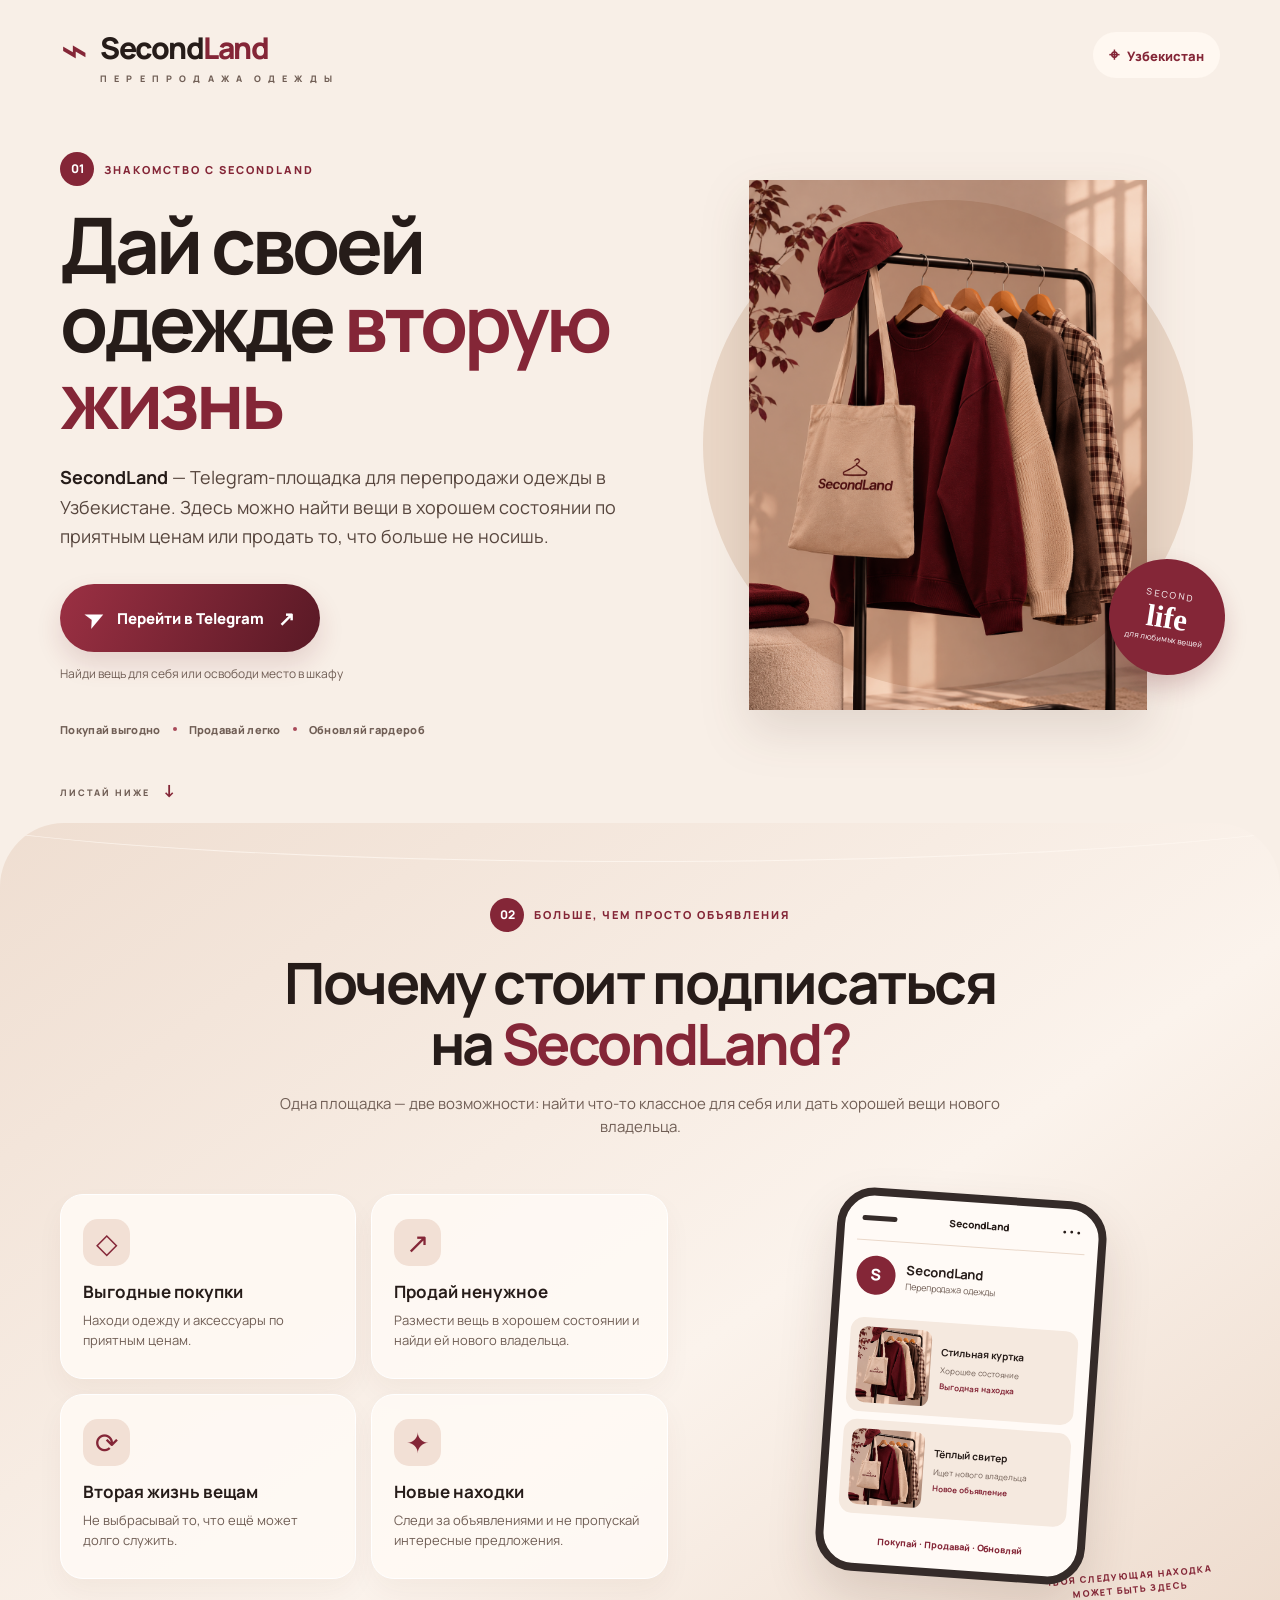
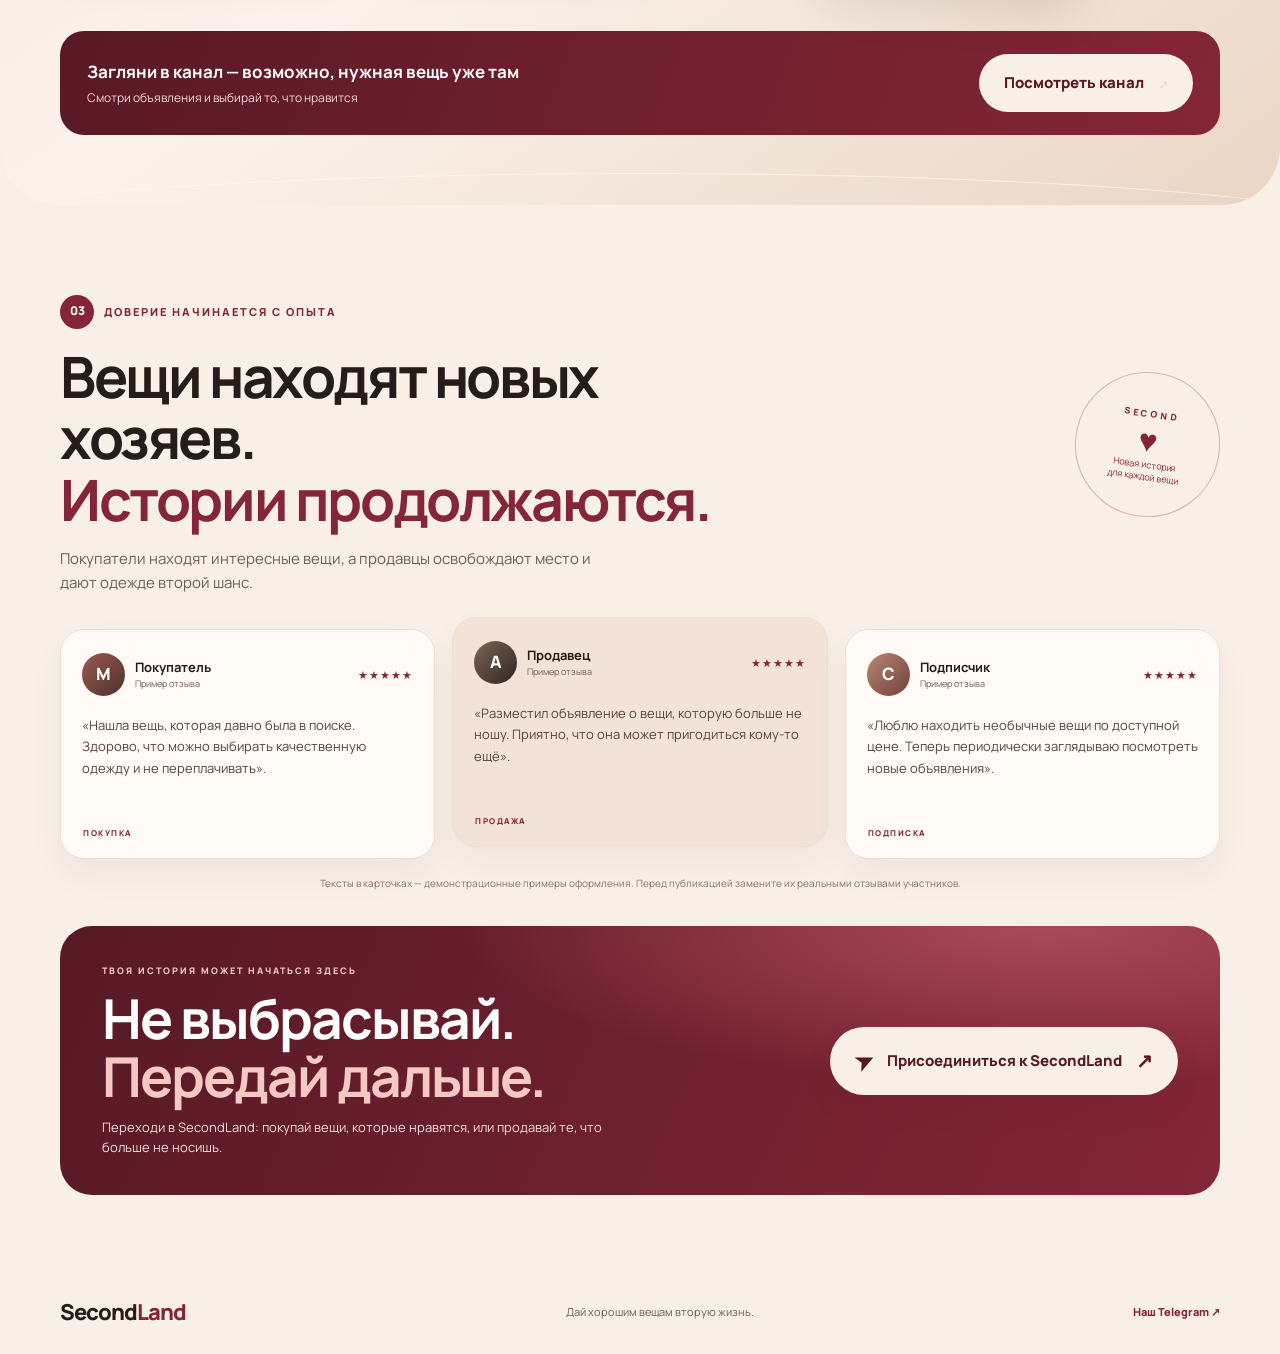
<file: index.html>
<!doctype html>
<html lang="ru">
<head>
  <meta charset="utf-8">
  <meta name="viewport" content="width=device-width, initial-scale=1">
  <meta name="theme-color" content="#7d2635">
  <meta name="description" content="SecondLand — место, где можно купить качественную одежду по приятной цене или продать вещи, которые больше не носишь.">
  <title>SecondLand — дай одежде вторую жизнь</title>
  <link rel="preconnect" href="https://fonts.googleapis.com">
  <link rel="preconnect" href="https://fonts.gstatic.com" crossorigin>
  <link href="https://fonts.googleapis.com/css2?family=Manrope:wght@400;500;600;700;800&display=swap" rel="stylesheet">
  <link rel="stylesheet" href="styles.css">
</head>
<body>
<header class="header wrap" id="top">
  <a class="brand" href="#top" aria-label="SecondLand — главная">
    <span class="hanger" aria-hidden="true">⌁</span>
    <span class="brand-name">Second<span>Land</span><small>П Е Р Е П Р О Д А Ж А&nbsp; О Д Е Ж Д Ы</small></span>
  </a>
  <span class="location"><span>⌖</span> Узбекистан</span>
</header>
<main>
  <!-- 01. Знакомство -->
  <section class="hero wrap section" aria-labelledby="hero-title">
    <div class="hero-copy">
      <p class="eyebrow"><span class="eyebrow-number">01</span> Знакомство с SecondLand</p>
      <h1 id="hero-title">Дай своей одежде <em>вторую жизнь</em></h1>
      <p class="hero-description"><strong>SecondLand</strong> — Telegram-площадка для перепродажи одежды в Узбекистане. Здесь можно найти вещи в хорошем состоянии по приятным ценам или продать то, что больше не носишь.</p>
      <div class="hero-actions">
        <a class="button button-primary" data-telegram href="https://t.me/+p5Xw3fURT_MxN2My"><span class="telegram">➤</span> Перейти в Telegram <span class="button-arrow">↗</span></a>
        <span class="microcopy">Найди вещь для себя или освободи место в шкафу</span>
      </div>
      <div class="hero-tags"><span>Покупай выгодно</span><i></i><span>Продавай легко</span><i></i><span>Обновляй гардероб</span></div>
    </div>
    <div class="hero-photo-wrap">
      <div class="photo-glow"></div>
      <img class="hero-photo" src="assets/hero-clothes.png" alt="Одежда в бордовых, кремовых и коричневых оттенках на вешалках">
      <div class="photo-sticker"><span>SECOND</span><strong>life</strong><small>для любимых вещей</small></div>
    </div>
    <div class="scroll-cue" aria-hidden="true">ЛИСТАЙ НИЖЕ <span>↓</span></div>
  </section>

  <!-- 02. Причины подписаться -->
  <section class="benefits section" aria-labelledby="benefits-title">
    <div class="wrap">
      <div class="section-head">
        <p class="eyebrow"><span class="eyebrow-number">02</span> Больше, чем просто объявления</p>
        <h2 id="benefits-title">Почему стоит подписаться на <em>SecondLand?</em></h2>
        <p>Одна площадка — две возможности: найти что-то классное для себя или дать хорошей вещи нового владельца.</p>
      </div>
      <div class="benefit-layout">
        <div class="benefit-grid">
          <article class="benefit-card"><span class="benefit-icon">◇</span><h3>Выгодные покупки</h3><p>Находи одежду и аксессуары по приятным ценам.</p></article>
          <article class="benefit-card"><span class="benefit-icon">↗</span><h3>Продай ненужное</h3><p>Размести вещь в хорошем состоянии и найди ей нового владельца.</p></article>
          <article class="benefit-card"><span class="benefit-icon">⟳</span><h3>Вторая жизнь вещам</h3><p>Не выбрасывай то, что ещё может долго служить.</p></article>
          <article class="benefit-card"><span class="benefit-icon">✦</span><h3>Новые находки</h3><p>Следи за объявлениями и не пропускай интересные предложения.</p></article>
        </div>
        <aside class="channel-preview" aria-label="Пример объявлений SecondLand">
          <div class="phone-frame">
            <div class="phone-top"><span></span><span>SecondLand</span><b>•••</b></div>
            <div class="channel-title"><span class="channel-avatar">S</span><div><strong>SecondLand</strong><small>Перепродажа одежды</small></div></div>
            <div class="listing listing-one"><div class="listing-image coat"></div><div><strong>Стильная куртка</strong><small>Хорошее состояние</small><b>Выгодная находка</b></div></div>
            <div class="listing listing-two"><div class="listing-image knit"></div><div><strong>Тёплый свитер</strong><small>Ищет нового владельца</small><b>Новое объявление</b></div></div>
            <div class="phone-bottom">Покупай · Продавай · Обновляй</div>
          </div>
          <span class="preview-note">ТВОЯ СЛЕДУЮЩАЯ НАХОДКА МОЖЕТ БЫТЬ ЗДЕСЬ</span>
        </aside>
      </div>
      <div class="mid-cta"><div><strong>Загляни в канал — возможно, нужная вещь уже там</strong><span>Смотри объявления и выбирай то, что нравится</span></div><a class="button button-cream" data-telegram href="https://t.me/+p5Xw3fURT_MxN2My">Посмотреть канал <span class="button-arrow">↗</span></a></div>
    </div>
  </section>

  <!-- 03. Отзывы и доверие -->
  <section class="reviews section wrap" aria-labelledby="reviews-title">
    <div class="reviews-top">
      <div class="reviews-heading">
        <p class="eyebrow"><span class="eyebrow-number">03</span> Доверие начинается с опыта</p>
        <h2 id="reviews-title">Вещи находят новых хозяев.<br><em>Истории продолжаются.</em></h2>
        <p>Покупатели находят интересные вещи, а продавцы освобождают место и дают одежде второй шанс.</p>
      </div>
      <div class="review-seal"><span>SECOND</span><strong>♥</strong><small>Новая история<br>для каждой вещи</small></div>
    </div>
    <div class="review-grid">
      <article class="review-card"><div class="review-card-head"><div class="avatar avatar-one">М</div><div><strong>Покупатель</strong><small>Пример отзыва</small></div><span class="stars">★★★★★</span></div><p>«Нашла вещь, которая давно была в поиске. Здорово, что можно выбирать качественную одежду и не переплачивать».</p><span class="review-kind">ПОКУПКА</span></article>
      <article class="review-card review-card-featured"><div class="review-card-head"><div class="avatar avatar-two">А</div><div><strong>Продавец</strong><small>Пример отзыва</small></div><span class="stars">★★★★★</span></div><p>«Разместил объявление о вещи, которую больше не ношу. Приятно, что она может пригодиться кому-то ещё».</p><span class="review-kind">ПРОДАЖА</span></article>
      <article class="review-card"><div class="review-card-head"><div class="avatar avatar-three">С</div><div><strong>Подписчик</strong><small>Пример отзыва</small></div><span class="stars">★★★★★</span></div><p>«Люблю находить необычные вещи по доступной цене. Теперь периодически заглядываю посмотреть новые объявления».</p><span class="review-kind">ПОДПИСКА</span></article>
    </div>
    <p class="review-disclaimer">Тексты в карточках — демонстрационные примеры оформления. Перед публикацией замените их реальными отзывами участников.</p>
    <div class="final-banner"><div><p class="eyebrow">ТВОЯ ИСТОРИЯ МОЖЕТ НАЧАТЬСЯ ЗДЕСЬ</p><h2>Не выбрасывай.<br><em>Передай дальше.</em></h2><p>Переходи в SecondLand: покупай вещи, которые нравятся, или продавай те, что больше не носишь.</p></div><a class="button button-primary button-large" data-telegram href="https://t.me/+p5Xw3fURT_MxN2My"><span class="telegram">➤</span> Присоединиться к SecondLand <span class="button-arrow">↗</span></a></div>
  </section>
</main>
<footer class="footer wrap"><a class="footer-brand" href="#top">Second<span>Land</span></a><span>Дай хорошим вещам вторую жизнь.</span><a data-telegram href="https://t.me/+p5Xw3fURT_MxN2My">Наш Telegram ↗</a></footer>
<script src="script.js"></script>
</body>
</html>
</file>
<file: styles.css>
:root{--wine:#842637;--wine-dark:#591925;--wine-soft:#a94a59;--cream:#f8efe7;--sand:#ead8c9;--ink:#261c19;--muted:#705e55;--paper:#fffaf5;--line:#ead8ca}*{box-sizing:border-box}html{scroll-behavior:smooth}body{margin:0;background:var(--cream);color:var(--ink);font-family:Manrope,Arial,sans-serif;line-height:1.55;overflow-x:hidden}.wrap{width:min(1160px,calc(100% - 56px));margin-inline:auto}.header{display:flex;justify-content:space-between;align-items:center;padding:25px 0 12px}.brand{display:flex;align-items:center;gap:12px;text-decoration:none;color:var(--ink)}.hanger{font-size:46px;color:var(--wine);line-height:1;transform:rotate(180deg)}.brand-name{font-size:30px;font-weight:800;letter-spacing:-1.5px}.brand-name>span,.footer-brand span{color:var(--wine)}.brand-name small{display:block;font-size:9px;letter-spacing:2.6px;color:var(--muted);font-weight:800}.location{border-radius:30px;background:#fff8f1;padding:9px 16px;color:var(--wine);font-size:13px;font-weight:800}.location span{font-size:18px;margin-right:5px}.section{position:relative}.hero{min-height:650px;padding:55px 0 85px;display:grid;grid-template-columns:1fr .92fr;gap:25px;align-items:center}.hero-copy{position:relative;z-index:2}.eyebrow{text-transform:uppercase;letter-spacing:2px;font-size:11px;font-weight:800;color:var(--wine);margin:0 0 20px;display:flex;align-items:center;gap:10px}.eyebrow-number{display:inline-grid;place-items:center;width:34px;height:34px;border-radius:50%;background:var(--wine);color:white;letter-spacing:0;font-size:12px}.hero h1{font-size:clamp(48px,6.3vw,78px);line-height:.99;letter-spacing:-4px;margin:0 0 25px;max-width:620px}.hero h1 em,h2 em{font-style:normal;color:var(--wine)}.hero-description{font-size:18px;line-height:1.65;color:#57463e;max-width:560px;margin:0}.hero-description strong{color:var(--ink)}.hero-actions{display:flex;flex-direction:column;align-items:flex-start;gap:13px;margin-top:32px}.button{display:inline-flex;align-items:center;justify-content:center;gap:14px;text-decoration:none;border-radius:999px;padding:17px 25px;font-size:15px;font-weight:800;transition:transform .2s,box-shadow .2s;box-shadow:0 12px 26px #6e1d2d24}.button:hover{transform:translateY(-3px);box-shadow:0 17px 32px #6e1d2d35}.button-primary{background:linear-gradient(115deg,#9b3043,var(--wine-dark));color:white}.telegram{font-size:22px;transform:rotate(-25deg)}.button-arrow{font-size:20px}.microcopy{font-size:12px;color:var(--muted)}.hero-tags{display:flex;align-items:center;gap:12px;margin-top:37px;color:var(--muted);font-size:11px;font-weight:800;letter-spacing:.3px;flex-wrap:wrap}.hero-tags i{width:4px;height:4px;border-radius:50%;background:var(--wine-soft)}.hero-photo-wrap{position:relative;min-height:540px;display:flex;align-items:center;justify-content:center}.photo-glow{position:absolute;width:90%;aspect-ratio:1;border-radius:50%;background:#ead7c7}.hero-photo{position:relative;display:block;width:100%;height:530px;object-fit:contain;border-radius:26px;mix-blend-mode:multiply;filter:drop-shadow(0 20px 24px #49291b20)}.photo-sticker{position:absolute;right:-5px;bottom:40px;background:var(--wine);color:white;width:116px;height:116px;border-radius:50%;display:flex;flex-direction:column;align-items:center;justify-content:center;box-shadow:0 12px 25px #6c1c2b38;transform:rotate(9deg)}.photo-sticker span{font-size:9px;letter-spacing:2px}.photo-sticker strong{font-family:Georgia,serif;font-size:31px;line-height:1}.photo-sticker small{font-size:8px}.scroll-cue{position:absolute;bottom:20px;left:0;font-size:9px;font-weight:800;letter-spacing:2px;color:var(--muted)}.scroll-cue span{font-size:17px;color:var(--wine);margin-left:9px}.benefits{margin-top:0;padding:75px 0 70px;background:linear-gradient(145deg,#efded1,#fbf3ec 54%,#ead5c5);border-radius:64px 64px 58px 58px;overflow:hidden}.benefits:before,.benefits:after{content:"";position:absolute;pointer-events:none;border:1px solid #fff9f2;border-radius:50%;width:120%;height:130px;left:-10%;opacity:.75}.benefits:before{top:-93px}.benefits:after{bottom:-100px}.section-head{text-align:center;max-width:760px;margin:0 auto 38px}.section-head .eyebrow{justify-content:center}.section-head h2,.reviews h2{font-size:clamp(34px,4.6vw,57px);line-height:1.08;letter-spacing:-2.4px;margin:0 0 17px}.section-head>p:last-child,.reviews-heading>p:last-child{color:var(--muted);font-size:15px;margin:0}.benefit-layout{display:grid;grid-template-columns:1.08fr .92fr;gap:35px;align-items:center}.benefit-grid{display:grid;grid-template-columns:repeat(2,1fr);gap:15px}.benefit-card{background:#fffaf4e8;border:1px solid #fff;border-radius:23px;padding:24px 22px;min-height:185px;box-shadow:0 13px 28px #60301b0b}.benefit-icon{display:grid;place-items:center;width:47px;height:47px;border-radius:15px;background:#f2e0d5;color:var(--wine);font-size:28px;margin-bottom:15px}.benefit-card h3{font-size:17px;line-height:1.25;margin:0 0 9px}.benefit-card p{font-size:13px;color:var(--muted);line-height:1.5;margin:0}.channel-preview{position:relative;display:flex;justify-content:center;align-items:center;min-height:420px}.phone-frame{width:270px;background:#fffaf6;border:8px solid #352b29;border-radius:38px;padding:15px 13px 17px;box-shadow:0 25px 50px #49291b25;transform:rotate(4deg);position:relative;z-index:1}.phone-top{display:flex;justify-content:space-between;align-items:center;font-size:10px;font-weight:800;padding:0 4px 13px;border-bottom:1px solid var(--line)}.phone-top span:first-child{width:35px;height:5px;border-radius:5px;background:#352b29}.channel-title{display:flex;align-items:center;gap:10px;padding:15px 2px}.channel-avatar{display:grid;place-items:center;width:39px;height:39px;border-radius:50%;background:var(--wine);color:white;font-weight:800}.channel-title strong,.channel-title small{display:block}.channel-title strong{font-size:13px}.channel-title small{font-size:9px;color:var(--muted)}.listing{display:flex;gap:10px;background:#f5e9df;border-radius:13px;padding:9px;margin:8px 0}.listing-image{width:73px;height:76px;border-radius:9px;flex-shrink:0;background-image:url('assets/hero-clothes.png');background-size:cover}.listing-image.coat{background-position:44% 54%}.listing-image.knit{background-position:69% 44%}.listing>div:last-child{display:flex;flex-direction:column;justify-content:center}.listing strong{font-size:10px}.listing small{font-size:8px;color:var(--muted);margin:4px 0}.listing b{font-size:8px;color:var(--wine)}.phone-bottom{text-align:center;padding-top:12px;color:var(--wine);font-size:9px;font-weight:800}.preview-note{position:absolute;bottom:0;right:0;max-width:180px;font-size:9px;letter-spacing:1.4px;font-weight:800;color:var(--wine);text-align:center;transform:rotate(-5deg)}.mid-cta{margin-top:35px;background:linear-gradient(110deg,var(--wine-dark),var(--wine));border-radius:24px;padding:23px 27px;color:white;display:flex;align-items:center;justify-content:space-between;gap:20px}.mid-cta strong,.mid-cta span{display:block}.mid-cta strong{font-size:17px}.mid-cta span{font-size:12px;color:#f2d9d8;margin-top:4px}.button-cream{background:var(--cream);color:var(--wine-dark);white-space:nowrap;box-shadow:none}.reviews{padding-top:90px;padding-bottom:75px}.reviews-top{display:flex;justify-content:space-between;align-items:center;gap:30px;margin-bottom:35px}.reviews-heading{max-width:690px}.reviews-heading .eyebrow{margin-bottom:17px}.reviews-heading>p:last-child{max-width:570px}.review-seal{width:145px;height:145px;border:1px solid #d7b6a8;border-radius:50%;display:flex;flex-direction:column;justify-content:center;align-items:center;color:var(--wine);transform:rotate(8deg);flex-shrink:0}.review-seal span{font-size:9px;letter-spacing:3px;font-weight:800}.review-seal strong{font-size:32px;line-height:1.2}.review-seal small{text-align:center;font-size:9px;line-height:1.3}.review-grid{display:grid;grid-template-columns:repeat(3,1fr);gap:17px}.review-card{position:relative;background:#fffaf5;border:1px solid #efdfd3;border-radius:24px;padding:23px 21px 25px;min-height:230px;box-shadow:0 16px 35px #5a2a1b0c}.review-card-featured{transform:translateY(-12px);background:#f2e2d7}.review-card-head{display:flex;align-items:center;gap:10px}.avatar{width:43px;height:43px;border-radius:50%;display:grid;place-items:center;color:white;font-weight:800;font-size:17px;background:linear-gradient(135deg,#9c5a50,#4d302c)}.avatar-two{background:linear-gradient(135deg,#7b6557,#302522)}.avatar-three{background:linear-gradient(135deg,#b88772,#70413c)}.review-card-head strong,.review-card-head small{display:block}.review-card-head strong{font-size:13px}.review-card-head small{font-size:9px;color:var(--muted)}.stars{margin-left:auto;color:var(--wine);font-size:11px;letter-spacing:1px;white-space:nowrap}.review-card>p{font-size:13px;line-height:1.65;color:#55443c;margin:19px 0 25px}.review-kind{position:absolute;bottom:18px;left:22px;font-size:8px;letter-spacing:1.5px;font-weight:800;color:var(--wine)}.review-disclaimer{font-size:10px;color:#8b756a;text-align:center;margin:17px 0 35px}.final-banner{position:relative;overflow:hidden;border-radius:32px;padding:38px 42px;background:radial-gradient(ellipse at 85% 0%,#a94a59 0,transparent 42%),linear-gradient(115deg,#571925,#842637);color:white;display:flex;align-items:center;justify-content:space-between;gap:25px}.final-banner .eyebrow{color:#f3c9c4;font-size:9px;margin-bottom:12px}.final-banner h2{font-size:clamp(36px,4.5vw,55px);line-height:1.04;letter-spacing:-2px;margin:0 0 12px}.final-banner h2 em{color:#f4c9c4}.final-banner>div>p:last-child{font-size:13px;color:#f3ddda;max-width:520px;margin:0}.button-large{background:var(--cream);color:var(--wine-dark);white-space:nowrap;flex-shrink:0}.footer{display:flex;justify-content:space-between;align-items:center;gap:18px;padding:25px 0;color:var(--muted);font-size:11px}.footer a{color:var(--wine);text-decoration:none;font-weight:800}.footer-brand{font-size:22px;color:var(--ink)!important;letter-spacing:-1px}
@media(max-width:850px){.wrap{width:min(100% - 38px,650px)}.hero{grid-template-columns:1fr;gap:0;padding-top:36px;padding-bottom:65px;min-height:0}.hero-copy{padding:0}.hero h1{font-size:clamp(46px,10.5vw,68px);letter-spacing:-2.8px;max-width:650px}.hero-description{font-size:16px}.hero-photo-wrap{min-height:0;height:auto;margin:22px auto 0;width:min(100%,520px)}.hero-photo{height:auto;width:100%;max-height:550px;object-fit:contain}.photo-sticker{right:0;bottom:22px;width:95px;height:95px}.scroll-cue{bottom:15px}.benefits{border-radius:40px 40px 35px 35px;padding:58px 0}.benefit-layout{grid-template-columns:1fr;gap:20px}.channel-preview{min-height:370px}.phone-frame{width:250px}.preview-note{right:5%;bottom:0}.reviews{padding-top:65px}.reviews-top{align-items:flex-start}.review-seal{width:112px;height:112px}.review-grid{grid-template-columns:1fr;gap:13px}.review-card{min-height:0;padding-bottom:44px}.review-card-featured{transform:none}.final-banner{flex-direction:column;align-items:flex-start;padding:30px 27px}.button-large{white-space:normal;width:100%}}
@media(max-width:520px){.wrap{width:calc(100% - 34px)}.header{padding-top:17px}.hanger{font-size:36px}.brand-name{font-size:24px}.brand-name small{font-size:7px;letter-spacing:1.7px}.location{font-size:10px;padding:7px 10px}.hero{padding-top:30px}.eyebrow{font-size:9px;letter-spacing:1.5px;gap:8px}.eyebrow-number{width:30px;height:30px}.hero h1{font-size:clamp(43px,11.8vw,58px);line-height:1.01;letter-spacing:-2.4px;margin-bottom:18px}.hero-description{font-size:14px;line-height:1.65}.hero-actions{margin-top:24px;width:100%}.button{width:100%;font-size:14px;padding:16px 18px}.microcopy{font-size:10px}.hero-tags{font-size:9px;gap:8px;margin-top:25px}.hero-photo-wrap{margin-top:16px}.hero-photo{max-height:none}.photo-glow{width:92%}.photo-sticker{width:82px;height:82px;right:-3px;bottom:16px}.photo-sticker strong{font-size:24px}.photo-sticker span{font-size:7px}.photo-sticker small{font-size:7px}.scroll-cue{font-size:8px;bottom:10px}.benefits{padding:48px 0 45px;border-radius:30px 30px 28px 28px}.section-head{margin-bottom:25px}.section-head h2,.reviews h2{font-size:clamp(32px,8.7vw,43px);letter-spacing:-1.5px}.section-head>p:last-child,.reviews-heading>p:last-child{font-size:13px}.benefit-grid{gap:10px}.benefit-card{padding:17px 15px;min-height:172px;border-radius:18px}.benefit-icon{width:39px;height:39px;font-size:23px;margin-bottom:12px}.benefit-card h3{font-size:14px}.benefit-card p{font-size:11px}.channel-preview{min-height:340px}.phone-frame{width:235px}.mid-cta{padding:20px;border-radius:20px;align-items:stretch;flex-direction:column}.mid-cta strong{font-size:15px}.mid-cta span{font-size:11px}.button-cream{white-space:normal}.reviews{padding-top:52px;padding-bottom:45px}.reviews-top{gap:12px;margin-bottom:24px}.review-seal{width:78px;height:78px;margin-top:30px}.review-seal span{font-size:6px;letter-spacing:1px}.review-seal strong{font-size:20px}.review-seal small{font-size:6px}.reviews-heading .eyebrow{font-size:8px}.review-card{padding:18px 17px 42px;border-radius:19px}.review-card>p{font-size:12px;margin:15px 0 22px}.review-disclaimer{font-size:9px;line-height:1.5}.final-banner{padding:25px 21px;border-radius:24px}.final-banner h2{font-size:39px}.final-banner>div>p:last-child{font-size:12px}.footer{flex-wrap:wrap;justify-content:center;text-align:center}.footer-brand{width:100%}}
@media(prefers-reduced-motion:reduce){html{scroll-behavior:auto}*,*:before,*:after{transition:none!important}}
</file>
